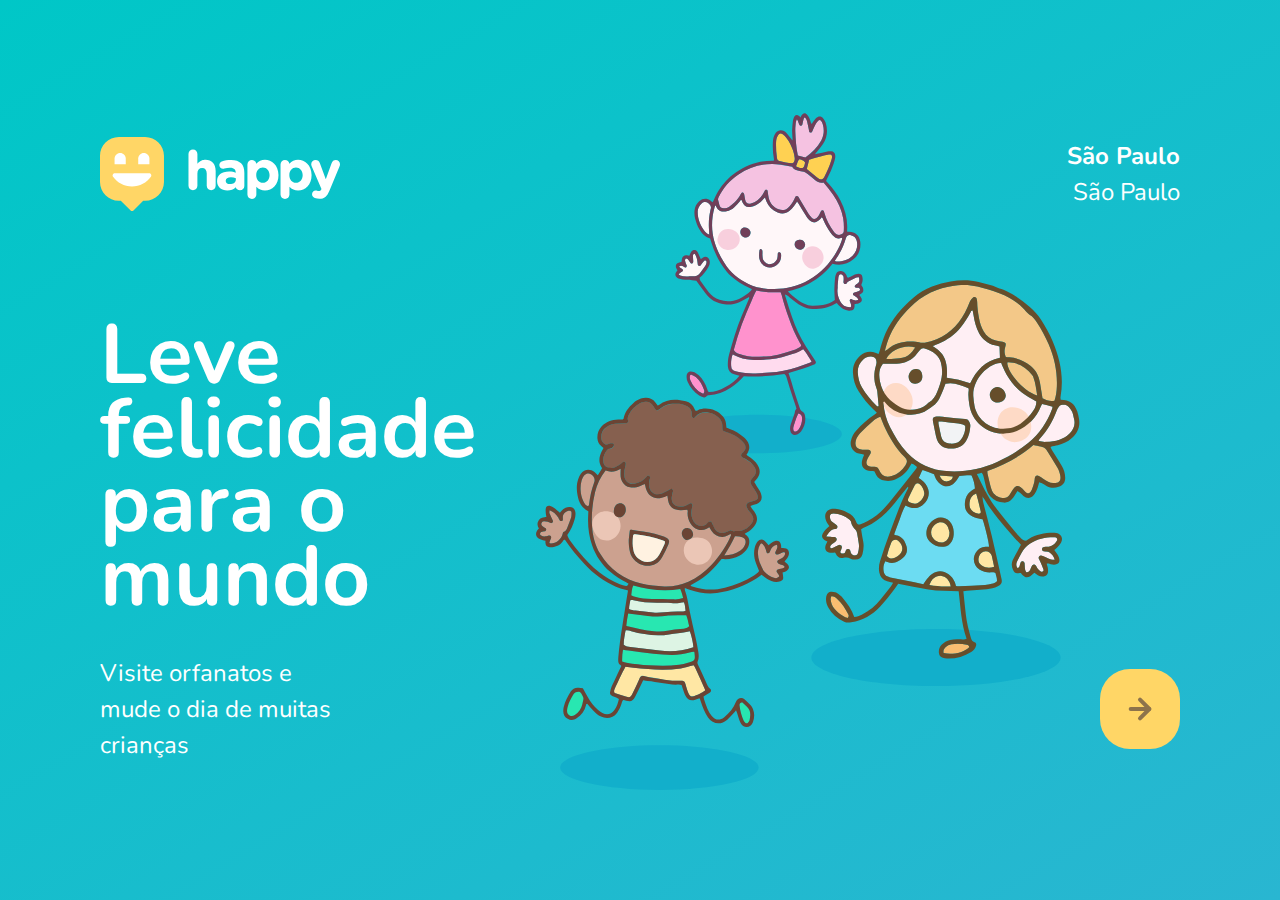
<file: index.html>
<!DOCTYPE html>
<html lang="pt_BR">
  <head>
    <meta charset="UTF-8" />
    <!-- charset: conjunto de carcateres   -->
    <meta name="viewport" content="width=device-width, initial-scale=1.0" />
    <!-- adptar a pagina para dispositivos de telas menores   -->
    <title>Happy</title>

    <link rel="icon" href="./public/images/logo-icon.png" />
    <!-- colocando o icone do lado do titulo da pagina -->
    
    <link rel="stylesheet" href="./public/css/main.css">
    <link rel="stylesheet" href="./public/css/animation.css">
    <link rel="stylesheet" href="./public/css/page-landing.css">

    <link href="https://fonts.googleapis.com/css2?family=Nunito:wght@400;600;800&display=swap" rel="stylesheet">

  </head>
  <body>
    <div id="page-landing">
        <div id="container">
            <header>
                <!-- cabeçalho -->
                <img class = "animate-up" id = "logo" src="./public/images/logo.svg" alt="Logomarca de Happy" />
                <div class="location animate-up">
                  <strong>São Paulo</strong>
                  <p>São Paulo</p>
                </div>
              </header>
          
              <main>
                  <h1 class = "animate-up">Leve felicidade para o mundo</h1>
                  <section class="visit"> 
                      <p class = "animate-up">Visite orfanatos e mude o dia de muitas crianças</p>
                      <a href="./orphanages.html" title="Visite Orfanatos" class = "animate-up">
                          <img src="./public/images/arrow.svg" alt="Ir para o mapa"></img>
                      </a>
                  </section>
              </main>
        
        </div>
     </div>
  </body>
</html>

<!-- 
    HiperText
      -Hipertexto - contem links ou videos imagens e etc

    Marcup
     - marcação de texto <tags>

    Language
     - Linguagem

-->
</file>
<file: public/css/main.css>
/*comentario
# - procure o elemento com o id tal*/
/**/

*{
    margin: 0;
    padding: 0;
    box-sizing: border-box;
}

:root{/*o padrão to tamanho do navegador é de 16px - 100% */
    font-size: 62.5%;/*equivale a 10px*/
    /* sempre usar 10px no font-size */
}
body{
     height: 100vh;
     color:white;
     background: #EBF2F5 ;
    }

body, input, button, textarea{
    /*font-weight: 400;*/
     /*font-size: 18px;*/
     /*line-height: 1;*/
     /*font-family: 'Nunito', sans-serif; isso tudo é a mesma coisa que a linha de baixo*/
     font: 400 1.8rem/1 "Nunito", sans-serif;/*rem vai até a tag pai, no caso html, e faz a conta para calcular o tamanho no caso ele pega os 10px que esta no root*/
}
</file>
<file: public/css/animation.css>
/*Animações*/

@keyframes up{
    from{
    opacity: 0;
    transform: translateY(16px);/*de baixo*/
    }
    to{
    opacity: 1 ;
    transform: translateY(0px);/*pra cima*/
    }
}

@keyframes right{
    from{
    transform: translateX(-100%);
    }
    to{
    transform: translateX(0);
    }
}

@keyframes appear{
    from{
    opacity: 0;
    }
    to{
    opacity: 1;
    }
}

.animate-up{
    animation-name: up;
    animation-duration: 300ms;
    animation-fill-mode: backwards;
}

.animate-right{
    animation-name: right;
    animation-duration: 300ms;
}

.animate-appear{
    animation-name: appear;
    animation-duration: 300ms;
    animation-fill-mode: backwards;
}
</file>
<file: public/css/page-landing.css>
#page-landing {
  background: linear-gradient(329.54deg, #29b6d1 0%, #00c7c7 100%);
  text-align: center;
  min-height: 100vh;

  display: flex; /* para conseguir usar o magin auto dentro do #container* e conseguir readequar os componentes no top e em baixo*/
}

#container {
  margin: auto; /*alinhamentos dos elementos no centro - margens e cabeçalhos  margin: top right bottom e left exemplo margin: 50px 10px 10px 50px*/
  width: min(90%,112rem); /*colocar mais largura dos lados dentro do container*/
}

.location,
h1,
.visit p {
  height: 16vh; /*Separção dos elementos de dentro do location, no h1 e dentro do visit que tenha a tag p*/
}

.visit a:hover {
  /*mouse em cima dele*/
  background: #96feff; /*mudo a cor do botão*/
}

.visit a {
    width: 8rem; /*largura do botão*/
    height: 8rem; /*altura do botão*/
    background: #ffd666; /*cor do botão*/
  
    border: none; /*sem bordas*/
    border-radius: 3rem; /*arredondamento da borda*/
  
    display: flex;
    align-items: center; /*vai colocar os elementos  dentro dele e coloca-los de cima pra baixo no centro*/
    justify-content: center; /*vai colocar os elementos  dentro dele e coloca-los de um lado para o outrp no centro*/
  
    margin: auto;
    
    transition: background 200ms; /*dar uma atrasada na transição do evento hover*/
    animation-delay: 250ms;
  }
#logo {
  animation-delay: 50ms;
}

.location {
  animation-delay: 100ms;
}

main h1 {
  animation-delay: 150ms;
  font-size: clamp(4rem, 8vw, 8.4rem);
  /* minimo que posso chegar, qunt que eu quero, maximo! tamanho da fonte para ir dimensionando */
}

.visit p {
  animation-delay: 200ms;
}

/*desktop version*/
/* quando a largura for mais de 760 o meta view port do arquivo index indentifica e aplica as regras de CSS abaixo! */
@media (min-width: 760px) {
  #container {
    padding: 5rem 2rem;
    background: url("../images/bg.svg") no-repeat 80% /
      clamp(30rem, 54vw, 56rem);
  }

  header {
    display: flex;
    align-items: center; /*disponivel apenas quando temos o display flex ou grid*/
    justify-content: space-between; /*disponivel apenas quando temos o display flex ou grid - colca um em cada canto*/
  }

  .location,
  h1,
  .visit p {
    height: initial; /*para não ter mais a separação e ficar um do lado do outro com o auxilio do display flex!*/
    text-align: initial;
  }

  .location {
    text-align: right;
    font-size: 2.4rem;
    line-height: 1.5;
  }

  main h1 {
    font-weight: bold;
    line-height: 0.88;
    margin: clamp(10%, 9vh, 12%) 0 4rem;
    width: min(300px, 80%);
  }

  .visit {
    display: flex;
    align-items: center;
    justify-content: space-between;
  }
  .visit p {
    font-size: 2.4rem;
    line-height: 1.5;
    width: clamp(20rem, 20vw, 30rem);
  }

  .visit a {
    margin: initial; /*alinhamentos dos elementos no centro - margens e cabeçalhos*/
  }
}
</file>
